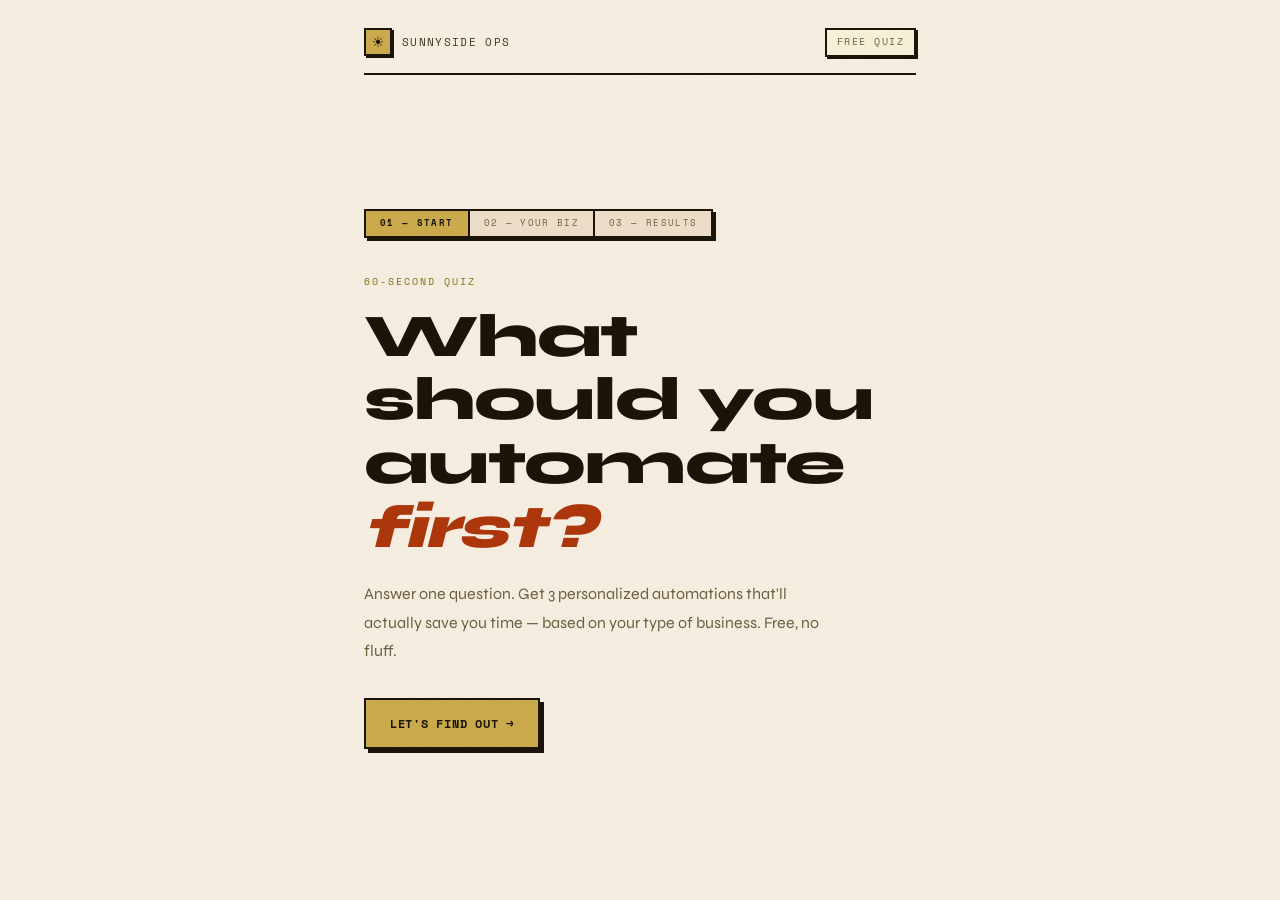
<file: quiz.html>
<!DOCTYPE html>
<html lang="en">
<head>
<meta charset="UTF-8">
<meta name="viewport" content="width=device-width, initial-scale=1.0">
<title>What Should I Automate First? — Sunnyside Ops</title>
<link href="https://fonts.googleapis.com/css2?family=Space+Mono:ital,wght@0,400;0,700;1,400&family=Syne:wght@400;600;700;800&display=swap" rel="stylesheet">
<style>
  *, *::before, *::after { margin: 0; padding: 0; box-sizing: border-box; }

  :root {
    --rust:        #ad360b;
    --rust-dark:   #8a2a08;
    --rust-light:  #d4613a;
    --olive:       #7b700b;
    --olive-light: #a89c2a;
    --olive-pale:  #f0ead4;
    --gold:        #caaa4b;
    --gold-light:  #dfc97a;
    --gold-pale:   #f7f0d8;
    --blush:       #e68783;
    --blush-pale:  #faf0ef;
    --cream:       #f5ede0;
    --cream-dark:  #ecdcc8;
    --cream-mid:   #e8d8c0;
    --ink:         #1a1408;
    --ink-mid:     #3d3520;
    --ink-soft:    #6b6040;
    --white:       #fdfaf4;

    --serif: 'Syne', system-ui, sans-serif;
    --mono:  'Space Mono', monospace;

    --border: 2px solid var(--ink);
    --radius: 0px;
  }

  html { scroll-behavior: smooth; }

  body {
    font-family: var(--serif);
    background: var(--cream);
    color: var(--ink);
    min-height: 100vh;
    overflow-x: hidden;
    line-height: 1.65;
  }

  /* grain */
  body::before {
    content: '';
    position: fixed; inset: 0;
    background-image: url("data:image/svg+xml,%3Csvg viewBox='0 0 256 256' xmlns='http://www.w3.org/2000/svg'%3E%3Cfilter id='noise'%3E%3CfeTurbulence type='fractalNoise' baseFrequency='0.9' numOctaves='4' stitchTiles='stitch'/%3E%3C/filter%3E%3Crect width='100%25' height='100%25' filter='url(%23noise)' opacity='0.03'/%3E%3C/svg%3E");
    pointer-events: none; z-index: 1000; opacity: 0.4;
  }

  ::selection { background: var(--gold); color: var(--ink); }

  /* ── PAGE ── */
  .page {
    max-width: 600px;
    margin: 0 auto;
    padding: 0 24px;
    min-height: 100vh;
    display: flex;
    flex-direction: column;
    position: relative;
    z-index: 1;
  }

  /* ── HEADER ── */
  .site-header {
    display: flex;
    align-items: center;
    justify-content: space-between;
    padding: 28px 0 0;
    border-bottom: var(--border);
    padding-bottom: 16px;
    margin-bottom: 0;
  }

  .logo-wrap {
    display: flex;
    align-items: center;
    gap: 10px;
  }

  .logo-sun {
    width: 28px; height: 28px;
    background: var(--gold);
    border: var(--border);
    border-radius: 0;
    display: flex; align-items: center; justify-content: center;
    font-size: 14px;
    box-shadow: 2px 2px 0 var(--ink);
    flex-shrink: 0;
  }

  .logo-text {
    font-family: var(--mono);
    font-size: 11px;
    color: var(--ink-mid);
    letter-spacing: 0.12em;
    text-transform: uppercase;
  }

  .header-tag {
    font-family: var(--mono);
    font-size: 10px;
    letter-spacing: 0.15em;
    text-transform: uppercase;
    color: var(--ink-soft);
    background: var(--gold-pale);
    border: var(--border);
    padding: 4px 10px;
    box-shadow: 2px 2px 0 var(--ink);
  }

  /* ── SCREENS ── */
  .screen {
    display: none;
    flex: 1;
    flex-direction: column;
    justify-content: center;
    padding: 48px 0 64px;
    animation: fadeUp 0.35s ease both;
  }
  .screen.active { display: flex; }

  @keyframes fadeUp {
    from { opacity: 0; transform: translateY(14px); }
    to   { opacity: 1; transform: translateY(0); }
  }

  /* ── EYEBROW ── */
  .eyebrow {
    font-family: var(--mono);
    font-size: 0.62rem;
    font-weight: 400;
    letter-spacing: 0.2em;
    text-transform: uppercase;
    color: var(--olive);
    margin-bottom: 0.875rem;
    display: block;
  }

  /* ── HEADINGS ── */
  h1 {
    font-family: var(--serif);
    font-size: clamp(2.4rem, 7vw, 3.8rem);
    font-weight: 800;
    line-height: 1.05;
    letter-spacing: -0.02em;
    color: var(--ink);
    margin-bottom: 1.25rem;
  }
  h1 em { font-style: italic; color: var(--rust); }

  h2 {
    font-family: var(--serif);
    font-size: clamp(1.8rem, 5vw, 2.6rem);
    font-weight: 800;
    line-height: 1.08;
    letter-spacing: -0.02em;
    color: var(--ink);
    margin-bottom: 0.75rem;
  }
  h2 em { font-style: italic; color: var(--rust); }

  .lead {
    font-family: var(--serif);
    font-size: 1rem;
    color: var(--ink-soft);
    line-height: 1.8;
    margin-bottom: 2rem;
    max-width: 480px;
  }

  /* ── BUTTONS ── */
  .btn-primary {
    display: inline-flex;
    align-items: center;
    gap: 10px;
    background: var(--gold);
    color: var(--ink);
    font-family: var(--mono);
    font-size: 0.78rem;
    font-weight: 700;
    letter-spacing: 0.06em;
    text-transform: uppercase;
    padding: 14px 24px;
    border: var(--border);
    cursor: pointer;
    transition: all 0.15s ease;
    text-decoration: none;
    align-self: flex-start;
    box-shadow: 4px 4px 0 var(--ink);
    border-radius: 0;
  }
  .btn-primary:hover {
    background: var(--gold-light);
    box-shadow: 6px 6px 0 var(--ink);
    transform: translate(-2px, -2px);
  }
  .btn-primary.full { width: 100%; justify-content: center; }

  /* ── PROGRESS ── */
  .progress {
    display: flex;
    gap: 0;
    margin-bottom: 36px;
    border: var(--border);
    width: fit-content;
    box-shadow: 3px 3px 0 var(--ink);
  }
  .progress-step {
    font-family: var(--mono);
    font-size: 9px;
    letter-spacing: 0.15em;
    text-transform: uppercase;
    padding: 5px 14px;
    border-right: var(--border);
    color: var(--ink-soft);
    background: var(--cream-dark);
    transition: all 0.2s;
  }
  .progress-step:last-child { border-right: none; }
  .progress-step.active { background: var(--gold); color: var(--ink); font-weight: 700; }
  .progress-step.done { background: var(--olive); color: var(--white); }

  /* ── INDUSTRY CARDS ── */
  .industry-grid {
    display: grid;
    grid-template-columns: 1fr 1fr;
    gap: 0;
    border: var(--border);
    box-shadow: 4px 4px 0 var(--ink);
    margin-bottom: 8px;
  }

  .industry-btn {
    background: var(--white);
    border: none;
    border-right: var(--border);
    border-bottom: var(--border);
    padding: 22px 18px;
    cursor: pointer;
    transition: all 0.15s ease;
    text-align: left;
    color: var(--ink);
    position: relative;
  }
  .industry-btn:nth-child(2) { border-right: none; }
  .industry-btn:nth-child(3) { border-bottom: none; }
  .industry-btn:nth-child(4) { border-right: none; border-bottom: none; }

  .industry-btn:hover { background: var(--gold-pale); }

  .industry-btn.selected {
    background: var(--gold);
  }
  .industry-btn.selected .industry-label { color: var(--ink); }

  .industry-emoji { font-size: 22px; margin-bottom: 10px; display: block; }

  .industry-label {
    font-family: var(--mono);
    font-size: 11px;
    font-weight: 700;
    text-transform: uppercase;
    letter-spacing: 0.08em;
    color: var(--ink);
    display: block;
    margin-bottom: 5px;
  }

  .industry-desc {
    font-family: var(--mono);
    font-size: 10px;
    color: var(--ink-soft);
    line-height: 1.5;
    letter-spacing: 0.02em;
  }

  /* selected checkmark */
  .industry-btn.selected::after {
    content: '✓';
    position: absolute;
    top: 10px; right: 12px;
    font-family: var(--mono);
    font-size: 12px;
    color: var(--ink);
    font-weight: 700;
  }

  /* ── EMAIL SCREEN ── */
  .selected-badge {
    display: inline-flex;
    align-items: center;
    gap: 8px;
    background: var(--olive);
    color: var(--white);
    font-family: var(--mono);
    font-size: 10px;
    letter-spacing: 0.12em;
    text-transform: uppercase;
    padding: 5px 12px;
    border: var(--border);
    box-shadow: 2px 2px 0 var(--ink);
    margin-bottom: 22px;
  }

  .email-form { display: flex; flex-direction: column; gap: 10px; margin-top: 28px; }

  .form-group { display: flex; flex-direction: column; gap: 5px; }
  .form-group label {
    font-family: var(--mono);
    font-size: 9px;
    letter-spacing: 0.2em;
    text-transform: uppercase;
    color: var(--ink-soft);
  }

  input[type="email"] {
    background: var(--white);
    border: var(--border);
    border-radius: 0;
    padding: 14px 16px;
    font-family: var(--mono);
    font-size: 0.88rem;
    color: var(--ink);
    outline: none;
    transition: all 0.15s;
    box-shadow: 3px 3px 0 var(--ink);
    letter-spacing: 0.02em;
    width: 100%;
  }
  input[type="email"]::placeholder { color: var(--ink-soft); opacity: 0.5; }
  input[type="email"]:focus {
    border-color: var(--rust);
    box-shadow: 3px 3px 0 var(--rust);
  }

  .privacy-note {
    font-family: var(--mono);
    font-size: 9px;
    color: var(--ink-soft);
    letter-spacing: 0.08em;
    margin-top: 4px;
  }

  /* ── RESULTS ── */
  .results-header {
    background: var(--ink);
    border: var(--border);
    padding: 24px;
    margin-bottom: 0;
    position: relative;
    overflow: hidden;
    box-shadow: 5px 5px 0 var(--rust);
  }

  .results-tag {
    font-family: var(--mono);
    font-size: 9px;
    color: var(--gold);
    text-transform: uppercase;
    letter-spacing: 0.2em;
    margin-bottom: 8px;
    display: block;
  }

  .results-title {
    font-family: var(--serif);
    font-size: 1.6rem;
    font-weight: 800;
    color: var(--white);
    line-height: 1.1;
    letter-spacing: -0.02em;
  }
  .results-title em { font-style: italic; color: var(--gold); }

  .win-card {
    background: var(--white);
    border: var(--border);
    border-top: none;
    padding: 18px 20px;
    display: grid;
    grid-template-columns: 40px 1fr;
    gap: 14px;
    align-items: start;
    transition: background 0.15s;
  }
  .win-card:hover { background: var(--gold-pale); }
  .win-card:last-of-type { box-shadow: 3px 3px 0 var(--ink-mid); }

  .win-num {
    font-family: var(--mono);
    font-size: 0.62rem;
    font-weight: 700;
    color: var(--rust);
    letter-spacing: 0.1em;
    text-transform: uppercase;
    padding-top: 3px;
  }

  .win-title {
    font-family: var(--serif);
    font-size: 15px;
    font-weight: 700;
    color: var(--ink);
    margin-bottom: 5px;
    line-height: 1.25;
  }

  .win-desc {
    font-family: var(--mono);
    font-size: 11.5px;
    color: var(--ink-soft);
    line-height: 1.7;
    letter-spacing: 0.01em;
  }

  /* PDF CTA */
  .pdf-cta {
    background: var(--gold);
    border: var(--border);
    padding: 18px 20px;
    display: flex;
    align-items: center;
    gap: 16px;
    margin: 24px 0 0;
    text-decoration: none;
    transition: all 0.15s;
    box-shadow: 4px 4px 0 var(--ink);
    cursor: pointer;
  }
  .pdf-cta:hover {
    background: var(--gold-light);
    box-shadow: 6px 6px 0 var(--ink);
    transform: translate(-2px, -2px);
  }

  .pdf-icon {
    width: 40px; height: 40px;
    background: var(--ink);
    border: var(--border);
    display: flex; align-items: center; justify-content: center;
    font-size: 18px;
    flex-shrink: 0;
  }

  .pdf-label {
    font-family: var(--mono);
    font-size: 9px;
    text-transform: uppercase;
    letter-spacing: 0.15em;
    color: var(--ink-soft);
    margin-bottom: 3px;
  }

  .pdf-name {
    font-family: var(--serif);
    font-size: 14px;
    font-weight: 700;
    color: var(--ink);
  }

  /* ── DIVIDER ── */
  .section-divider {
    border: none;
    border-top: var(--border);
    margin: 28px 0;
  }

  /* ── FOOTER ── */
  .follow-strip {
    border-top: var(--border);
    padding: 20px 0 32px;
    display: flex;
    align-items: center;
    justify-content: space-between;
    flex-wrap: wrap;
    gap: 12px;
  }

  .follow-left {
    font-family: var(--mono);
    font-size: 10px;
    color: var(--ink-soft);
    letter-spacing: 0.08em;
    text-transform: uppercase;
  }

  .follow-links { display: flex; gap: 12px; }
  .follow-links a {
    font-family: var(--mono);
    font-size: 10px;
    color: var(--ink);
    text-decoration: none;
    font-weight: 700;
    letter-spacing: 0.08em;
    text-transform: uppercase;
    border-bottom: 2px solid var(--rust);
    padding-bottom: 1px;
    transition: color 0.15s;
  }
  .follow-links a:hover { color: var(--rust); }

  /* ── LOADING ── */
  .loading-screen {
    display: none;
    flex: 1;
    flex-direction: column;
    align-items: center;
    justify-content: center;
    gap: 20px;
  }
  .loading-screen.active { display: flex; }

  .loading-box {
    border: var(--border);
    background: var(--white);
    padding: 32px 40px;
    text-align: center;
    box-shadow: 5px 5px 0 var(--ink);
  }

  .loading-bar-wrap {
    width: 180px; height: 4px;
    background: var(--cream-dark);
    border: 1px solid var(--ink);
    margin: 0 auto 16px;
    overflow: hidden;
  }
  .loading-bar {
    height: 100%;
    background: var(--rust);
    animation: loadBar 1.2s ease-in-out infinite;
    width: 40%;
  }
  @keyframes loadBar {
    0%   { transform: translateX(-100%); }
    100% { transform: translateX(500%); }
  }

  .loading-text {
    font-family: var(--mono);
    font-size: 10px;
    color: var(--ink-soft);
    letter-spacing: 0.15em;
    text-transform: uppercase;
  }

  @media (max-width: 480px) {
    .industry-grid { grid-template-columns: 1fr 1fr; }
    .industry-btn { padding: 16px 14px; }
    .progress-step { padding: 5px 10px; }
    h1 { font-size: 2rem; }
  }
</style>
</head>
<body>

<div class="page">

  <!-- HEADER -->
  <header class="site-header">
    <div class="logo-wrap">
      <div class="logo-sun">☀</div>
      <span class="logo-text">Sunnyside Ops</span>
    </div>
    <div class="header-tag">Free Quiz</div>
  </header>

  <!-- ══ SCREEN 1: HERO ══ -->
  <div class="screen active" id="screen-hero">
    <div class="progress">
      <div class="progress-step active">01 — Start</div>
      <div class="progress-step">02 — Your Biz</div>
      <div class="progress-step">03 — Results</div>
    </div>

    <span class="eyebrow">60-second quiz</span>
    <h1>What should you<br>automate <em>first?</em></h1>
    <p class="lead">Answer one question. Get 3 personalized automations that'll actually save you time — based on your type of business. Free, no fluff.</p>
    <button class="btn-primary" onclick="goTo('screen-quiz')">
      Let's find out →
    </button>
  </div>

  <!-- ══ SCREEN 2: QUIZ ══ -->
  <div class="screen" id="screen-quiz">
    <div class="progress">
      <div class="progress-step done">01 — Start</div>
      <div class="progress-step active">02 — Your Biz</div>
      <div class="progress-step">03 — Results</div>
    </div>

    <span class="eyebrow">Question 1 of 1</span>
    <h2>What kind of business<br>do you <em>run?</em></h2>
    <p class="lead" style="margin-bottom:1.5rem;">Pick the one that fits best — no wrong answers.</p>

    <div class="industry-grid">
      <button class="industry-btn" onclick="selectIndustry('trades', this)">
        <span class="industry-emoji">🔧</span>
        <span class="industry-label">Trades</span>
        <span class="industry-desc">Contractor, HVAC,<br>plumber, electrician</span>
      </button>
      <button class="industry-btn" onclick="selectIndustry('ecommerce', this)">
        <span class="industry-emoji">🛒</span>
        <span class="industry-label">E-Commerce</span>
        <span class="industry-desc">Shopify, product-based,<br>online store</span>
      </button>
      <button class="industry-btn" onclick="selectIndustry('service', this)">
        <span class="industry-emoji">🤝</span>
        <span class="industry-label">Service Biz</span>
        <span class="industry-desc">Coach, agency,<br>freelancer, VA</span>
      </button>
      <button class="industry-btn" onclick="selectIndustry('other', this)">
        <span class="industry-emoji">🙋</span>
        <span class="industry-label">Other</span>
        <span class="industry-desc">Something else<br>or not sure yet</span>
      </button>
    </div>
  </div>

  <!-- ══ SCREEN 3: EMAIL ══ -->
  <div class="screen" id="screen-email">
    <div class="progress">
      <div class="progress-step done">01 — Start</div>
      <div class="progress-step done">02 — Your Biz</div>
      <div class="progress-step active">03 — Results</div>
    </div>

    <div class="selected-badge">
      ✓ &nbsp;<span id="industry-badge">Industry selected</span>
    </div>

    <h2>Where should I send<br>your <em>results?</em></h2>
    <p class="lead" style="margin-bottom:0">Drop your email — I'll show your 3 quick wins right here, and send the full PDF breakdown to your inbox.</p>

    <div class="email-form">
      <div class="form-group">
        <label>Your email address</label>
        <input type="email" id="email-input" placeholder="your@email.com" />
      </div>
      <button class="btn-primary full" onclick="submitEmail()">
        Send me my results →
      </button>
      <p id="email-error" style="display:none; color:#ad360b; font-size:10px; margin-top:6px;">// please enter a valid email</p>
      <p class="privacy-note">// no spam, ever. unsubscribe anytime.</p>
    </div>
  </div>

  <!-- ══ LOADING ══ -->
  <div class="loading-screen" id="screen-loading">
    <div class="loading-box">
      <div class="loading-bar-wrap"><div class="loading-bar"></div></div>
      <div class="loading-text">Building your results...</div>
    </div>
  </div>

  <!-- ══ SCREEN 4: RESULTS ══ -->
  <div class="screen" id="screen-results">
    <div id="results-content"></div>
    <hr class="section-divider">
    <div class="follow-strip">
      <span class="follow-left">Built by Christin @ Sunnyside Ops</span>
      <div class="follow-links">
        <a href="https://instagram.com/sunnysideopshq" target="_blank">@sunnysideopshq</a>
        <a href="https://sunnysideops.io" target="_blank">sunnysideops.io</a>
      </div>
    </div>
  </div>

</div>

<script>
  let selectedIndustry = null;

  const industryData = {
    trades: {
      headline: 'Your 3 quick wins —',
      sub: 'built for trades',
      wins: [
        { title: 'Lead Follow-Up Texts Within 5 Minutes', desc: 'When someone fills out your contact form, they should get a text immediately. Whoever responds first usually gets the job. Set up an auto-text and stop losing work to slower competitors.' },
        { title: 'Estimate Reminder Sequences', desc: 'Stop chasing people manually. A 2-step automated reminder — 24hrs and 72hrs after sending a quote — closes more jobs with zero awkwardness on your end.' },
        { title: 'Automatic Review Requests After Every Job', desc: 'Happy customers don\'t leave reviews because nobody asked at the right moment. An auto-text 24hrs after job completion with a direct Google review link = more 5-stars on autopilot.' }
      ],
      pdf: 'sunnyside_trades_automation.pdf',
      pdfLabel: 'Trades Automation Breakdown'
    },
    ecommerce: {
      headline: 'Your 3 quick wins —',
      sub: 'built for e-commerce',
      wins: [
        { title: 'Abandoned Cart Recovery Sequence', desc: 'Someone added your product and left — that\'s not a lost sale, it\'s a warm lead. A 3-email sequence (1hr, 24hr, 72hr) recovers 5–15% of those carts. Completely automatic.' },
        { title: 'Post-Purchase Review + Upsell Flow', desc: 'After someone buys: thank you → review request at day 5 → "you might also like" at day 10. Builds loyalty, social proof, and repeat revenue simultaneously.' },
        { title: 'Low Stock + Back-in-Stock Alerts', desc: 'Get notified when inventory dips so you can reorder in time, and automatically email customers when a sold-out item is back. No more missed sales from stockouts.' }
      ],
      pdf: 'sunnyside_ecommerce_automation.pdf',
      pdfLabel: 'E-Commerce Automation Breakdown'
    },
    service: {
      headline: 'Your 3 quick wins —',
      sub: 'built for service pros',
      wins: [
        { title: 'Inquiry → Onboarding on Autopilot', desc: 'From contact form to welcome email, contract, and booking link — your entire onboarding runs itself. No manual handoff, no dropped balls, and you look incredibly professional from day one.' },
        { title: 'Ghost-Lead Follow-Up Sequence', desc: 'A 3-touch automated sequence: check-in at 48hrs, gentle nudge at 5 days, final "closing the loop" at 10 days. Closes more deals without a single awkward follow-up email.' },
        { title: 'Automated Client Check-In Messages', desc: 'Mid-project and end-of-project check-ins sent automatically = happier clients and more referrals. Takes 30 minutes to set up, pays off with every single client forever.' }
      ],
      pdf: 'sunnyside_service_automation.pdf',
      pdfLabel: 'Service Biz Automation Breakdown'
    },
    other: {
      headline: 'Your 3 quick wins —',
      sub: 'universally useful',
      wins: [
        { title: 'Instant Inquiry Auto-Responses', desc: 'Any time someone reaches out, they should hear back immediately — even at 11pm. A warm, human-sounding auto-reply builds trust from the very first interaction.' },
        { title: 'Canned Responses for Repeat Emails', desc: 'If you\'re typing the same email more than twice a week, it should be automated. Smart templates + triggers = same personal touch, a fraction of the time.' },
        { title: 'Automated Weekly Task Reminders', desc: 'Get the recurring tasks out of your head and into an automated system. A weekly digest means nothing falls through the cracks, even when life gets busy.' }
      ],
      pdf: 'sunnyside_universal_automation.pdf',
      pdfLabel: 'Universal Automation Breakdown'
    }
  };

  function goTo(screenId) {
    document.querySelectorAll('.screen, .loading-screen').forEach(s => s.classList.remove('active'));
    const target = document.getElementById(screenId);
    target.classList.add('active');
    target.style.animation = 'none';
    target.offsetHeight;
    target.style.animation = '';
    window.scrollTo({ top: 0, behavior: 'smooth' });
  }

  function selectIndustry(industry, btn) {
    selectedIndustry = industry;
    document.querySelectorAll('.industry-btn').forEach(b => b.classList.remove('selected'));
    btn.classList.add('selected');
    const labels = {
      trades: '🔧 Trades selected',
      ecommerce: '🛒 E-Commerce selected',
      service: '🤝 Service Biz selected',
      other: '🙋 Other selected'
    };
    document.getElementById('industry-badge').textContent = labels[industry];
    setTimeout(() => goTo('screen-email'), 300);
  }

  function buildResults() {
    const data = industryData[selectedIndustry || 'other'];
    document.getElementById('results-content').innerHTML = `
      <div class="results-header">
        <span class="results-tag">✦ your personalized results</span>
        <div class="results-title">${data.headline} <em>${data.sub}</em></div>
      </div>
      ${data.wins.map((w, i) => `
        <div class="win-card">
          <div class="win-num">0${i+1}</div>
          <div>
            <div class="win-title">${w.title}</div>
            <div class="win-desc">${w.desc}</div>
          </div>
        </div>
      `).join('')}
      <a class="pdf-cta" href="${data.pdf}" download>
        <div class="pdf-icon">📄</div>
        <div>
          <div class="pdf-label">// free download</div>
          <div class="pdf-name">${data.pdfLabel} →</div>
        </div>
      </a>
      <p style="font-family:var(--mono); font-size:10px; color:var(--ink-soft); letter-spacing:0.08em; margin-top:14px;">
        // full PDF breakdown sent to your inbox too. check your email. 🌞
      </p>
    `;
  }

  async function submitEmail() {
    const email = document.getElementById('email-input').value.trim();
    const errorEl = document.getElementById('email-error');

    if (!email || !email.includes('@')) {
      errorEl.style.display = 'block';
      document.getElementById('email-input').focus();
      return;
    }

    errorEl.style.display = 'none';
    goTo('screen-loading');

    // Set tag based on selected industry
    const tags = {
      trades: 'quiz-trades',
      ecommerce: 'quiz-ecommerce',
      service: 'quiz-service',
      other: 'quiz-other'
    };
    const tag = tags[selectedIndustry || 'other'];

    try {
      await fetch('https://api.convertkit.com/v3/forms/9362078/subscribe', {
        method: 'POST',
        headers: { 'Content-Type': 'application/json; charset=utf-8' },
        body: JSON.stringify({
          api_key: '0ZuVbP_segnGbC1bZxlu9g',
          email: email,
          tags: [tag],
          fields: {
            industry: selectedIndustry || 'other'
          }
        })
      });
    } catch(e) {
      console.log('Kit error:', e);
    }

    // Always show results regardless of API response
    buildResults();
    goTo('screen-results');
  }

  document.addEventListener('DOMContentLoaded', () => {
    document.getElementById('email-input').addEventListener('keydown', e => {
      if (e.key === 'Enter') submitEmail();
    });
  });
</script>
</body>
</html>
</file>
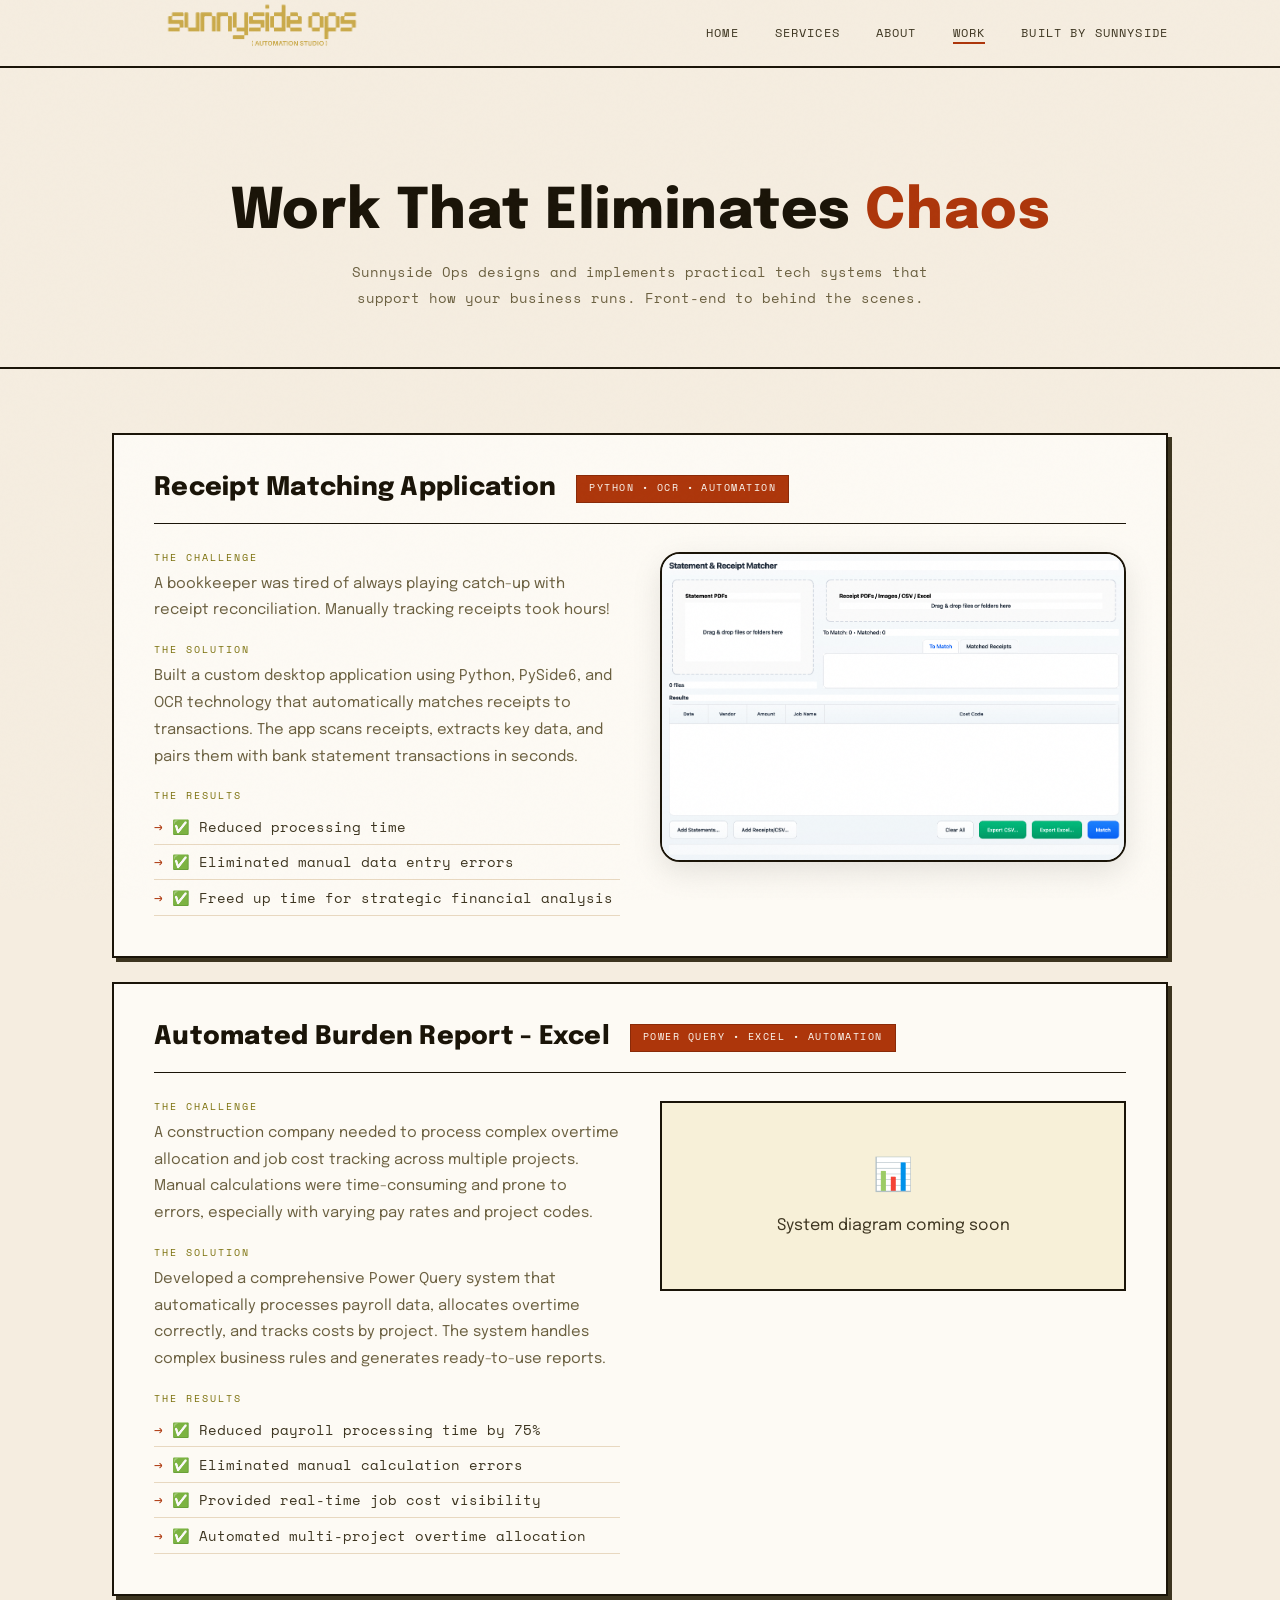
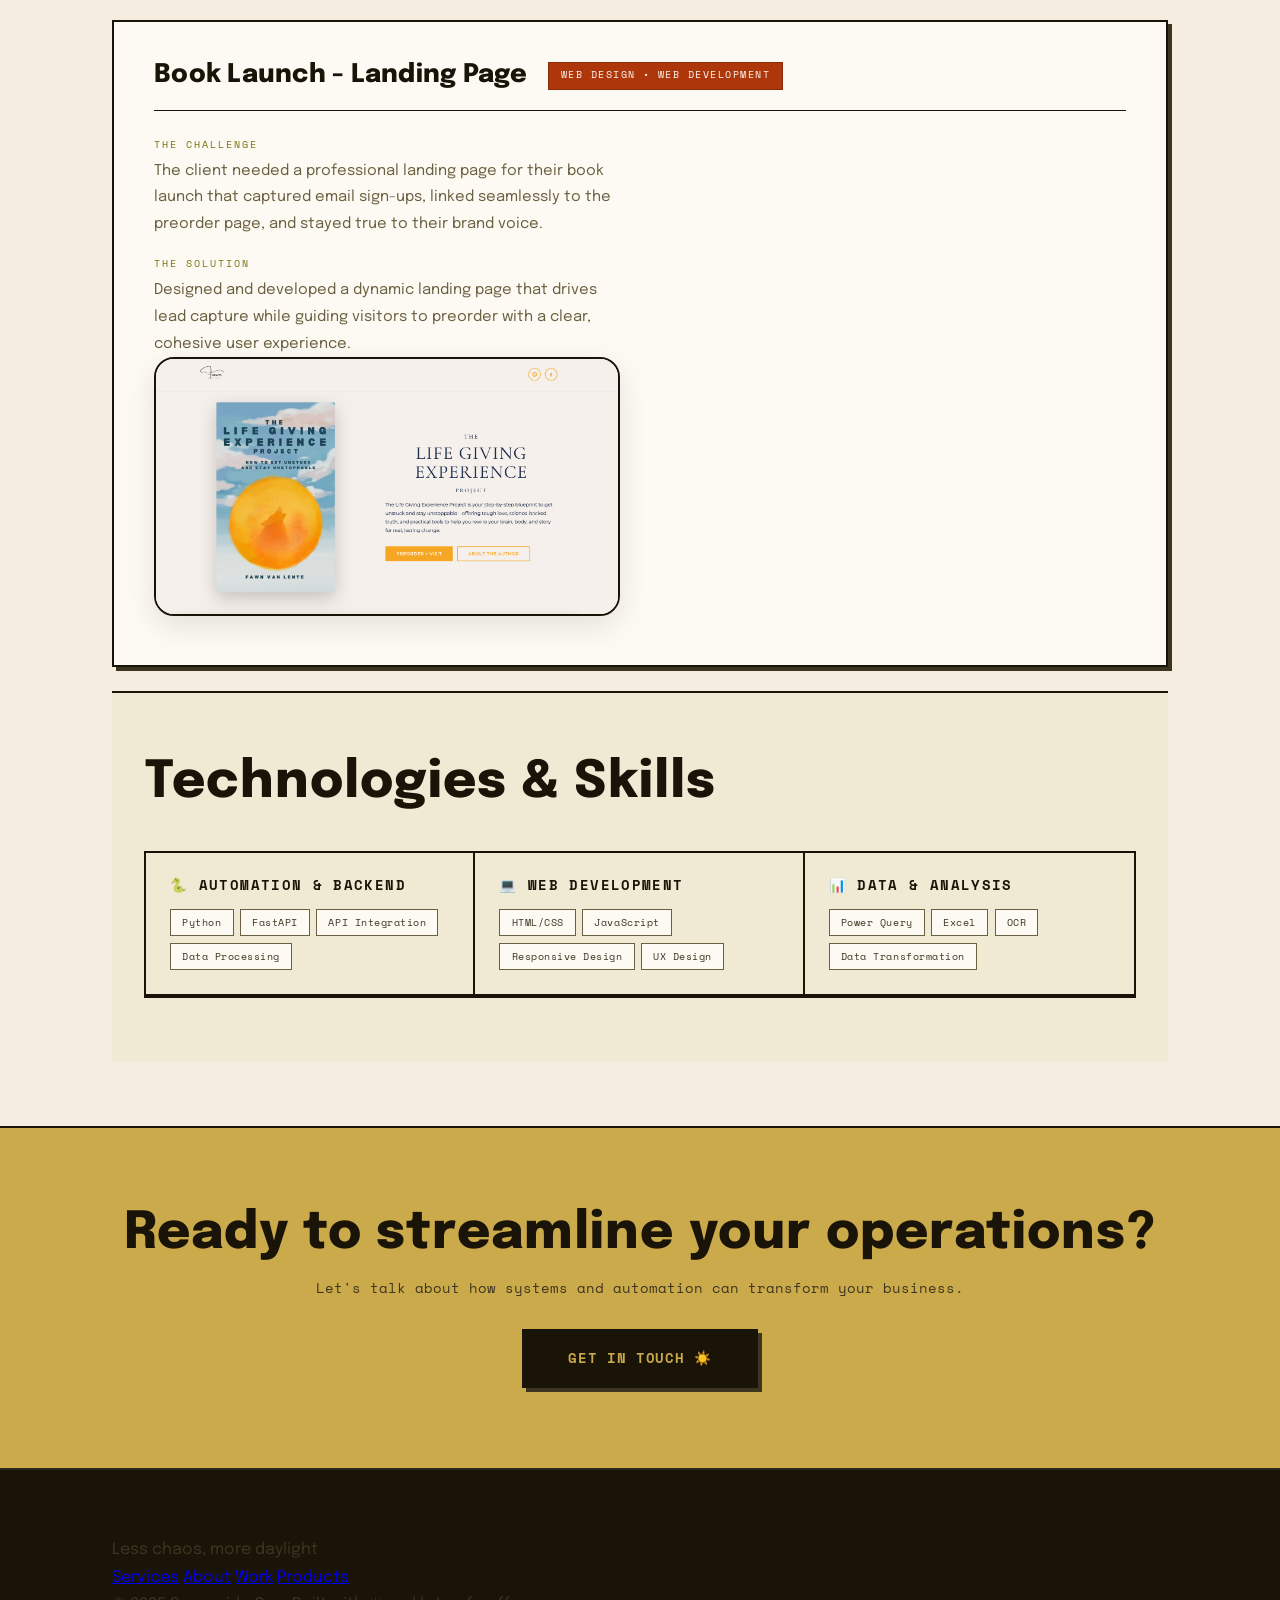
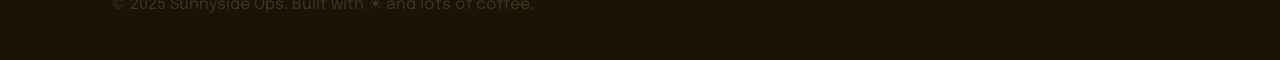
<file: work.html>
<!DOCTYPE html>
<html lang="en">
<head>
    <meta charset="UTF-8">
    <meta name="viewport" content="width=device-width, initial-scale=1.0">
    <title>Portfolio - Sunnyside Ops</title>
    
    <!-- Favicon -->
    <link rel="icon" href="favicon.png">
    
    <!-- Open Graph / Social Media Preview -->
    <meta property="og:title" content="Portfolio - Sunnyside Ops">
    <meta property="og:description" content="See real automation projects: receipt matching apps, payroll systems, and QuickBooks integrations that save businesses hours every week.">
    <meta property="og:image" content="https://sunnysideops.io/social-preview.png">
    <meta property="og:url" content="https://sunnysideops.io/work.html">
    <meta property="og:type" content="website">
    
    <!-- Fonts -->
    <link rel="preconnect" href="https://fonts.googleapis.com">
    <link rel="preconnect" href="https://fonts.gstatic.com" crossorigin>
    <link href="https://fonts.googleapis.com/css2?family=Inter:wght@300;400;500;600;700&display=swap" rel="stylesheet">
    
    <!-- Stylesheet -->
    <link rel="stylesheet" href="styles.css">
</head>
<body>
    <!-- Navigation -->
    <nav class="navbar">
        <div class="nav-container">
            <div class="nav-logo">
               <a href="index.html" class="logo-link">
                <img src="sunnysidelogo2.png" alt="Sunnyside Ops" class="logo-image">
                </a>
            </div>
            <button class="mobile-toggle" aria-label="Toggle menu">
                <span></span>
                <span></span>
                <span></span>
            </button>
            <ul class="nav-menu">
                <li><a href="index.html" class="nav-link">Home</a></li>
                <li><a href="index.html#services" class="nav-link">Services</a></li>
                <li><a href="index.html#about" class="nav-link">About</a></li>
                <li><a href="work.html" class="nav-link active">Work</a></li>
                <li><a href="index.html#built-by-sunnyside" class="nav-link">Built By Sunnyside</a></li>
            </ul>
        </div>
    </nav>

    <!-- Portfolio Hero -->
    <section class="portfolio-hero">
        <div class="container">
            <h1 class="portfolio-title animate-fade-in">
                Work That Eliminates <span class="highlight">Chaos</span>
            </h1>
            <p class="portfolio-subtitle animate-slide-up">
                Sunnyside Ops designs and implements practical tech systems that support how your business runs. Front-end to behind the scenes.
            </p>
        </div>
    </section>

    <!-- Case Studies Section -->
    <section class="case-studies">
        <div class="container">
            
            <!-- Case Study 1: MATCHBIRD -->
            <div class="case-study">
                <div class="case-study-header">
                    <h2>Receipt Matching Application</h2>
                    <span class="case-study-tag">Python • OCR • Automation</span>
                </div>
                <div class="case-study-content">
                    <div class="case-study-text">
                        <h3>The Challenge</h3>
                        <p>A bookkeeper was tired of always playing catch-up with receipt reconciliation. Manually tracking receipts took hours!</p>
                        
                        <h3>The Solution</h3>
                        <p>Built a custom desktop application using Python, PySide6, and OCR technology that automatically matches receipts to transactions. The app scans receipts, extracts key data, and pairs them with bank statement transactions in seconds.</p>
                        
                        <h3>The Results</h3>
                        <ul class="results-list">
                            <li>✅ Reduced processing time</li>
                            <li>✅ Eliminated manual data entry errors</li>
                            <li>✅ Freed up time for strategic financial analysis</li>
                        </ul>
                        
                    </div>
                   <div class="case-study-visual">
                        <img src="Receipt_Matcher_Screenshot.png" alt="Receipt Matching App" style="width: 100%; border-radius: 20px; box-shadow: 0 10px 30px rgba(0,0,0,0.1);">
                    </div>
                </div>
            </div>

            <!-- Case Study 2: Payroll System -->
            <div class="case-study">
                <div class="case-study-header">
                    <h2>Automated Burden Report - Excel</h2>
                    <span class="case-study-tag">Power Query • Excel • Automation</span>
                </div>
                <div class="case-study-content">
                    <div class="case-study-text">
                        <h3>The Challenge</h3>
                        <p>A construction company needed to process complex overtime allocation and job cost tracking across multiple projects. Manual calculations were time-consuming and prone to errors, especially with varying pay rates and project codes.</p>
                        
                        <h3>The Solution</h3>
                        <p>Developed a comprehensive Power Query system that automatically processes payroll data, allocates overtime correctly, and tracks costs by project. The system handles complex business rules and generates ready-to-use reports.</p>
                        
                        <h3>The Results</h3>
                        <ul class="results-list">
                            <li>✅ Reduced payroll processing time by 75%</li>
                            <li>✅ Eliminated manual calculation errors</li>
                            <li>✅ Provided real-time job cost visibility</li>
                            <li>✅ Automated multi-project overtime allocation</li>
                        </ul>
                        

                    </div>
                    <div class="case-study-visual">
                        <div class="placeholder-image">
                            <span class="placeholder-icon">📊</span>
                            <p>System diagram coming soon</p>
                        </div>
                    </div>
                </div>
            </div>

            <!-- Case Study 3: Book Launch -->
            <div class="case-study">
                <div class="case-study-header">
                    <h2>Book Launch - Landing Page</h2>
                    <span class="case-study-tag">Web Design • Web Development</span>
                </div>
                <div class="case-study-content">
                    <div class="case-study-text">
                        <h3>The Challenge</h3>
                        <p>The client needed a professional landing page for their book launch that captured email sign-ups, linked seamlessly to the preorder page, and stayed true to their brand voice.  </p>
                        
                        <h3>The Solution</h3>
                        <p>Designed and developed a dynamic landing page that drives lead capture while guiding visitors to preorder with a clear, cohesive user experience.</p>
            
                    <div class="case-study-visual">
                        <img src="lgeproject.png" alt="MATCHBIRD Receipt Matching App" style="width: 100%; border-radius: 20px; box-shadow: 0 10px 30px rgba(0,0,0,0.1);">
                    </div>
                    </div>
                </div>
            </div>


    <!-- Skills & Technologies Section -->
    <section class="skills-section">
        <div class="container">
            <h2 class="section-title">Technologies & Skills</h2>
            <div class="skills-grid">
                <div class="skill-category">
                    <h3>🐍 Automation & Backend</h3>
                    <div class="skill-tags">
                        <span class="skill-tag">Python</span>
                        <span class="skill-tag">FastAPI</span>
                        <span class="skill-tag">API Integration</span>
                        <span class="skill-tag">Data Processing</span>
                    </div>
                </div>
                <div class="skill-category">
                    <h3>💻 Web Development</h3>
                    <div class="skill-tags">
                        <span class="skill-tag">HTML/CSS</span>
                        <span class="skill-tag">JavaScript</span>
                        <span class="skill-tag">Responsive Design</span>
                        <span class="skill-tag">UX Design</span>
                    </div>
                </div>
                <div class="skill-category">
                    <h3>📊 Data & Analysis</h3>
                    <div class="skill-tags">
                        <span class="skill-tag">Power Query</span>
                        <span class="skill-tag">Excel</span>
                        <span class="skill-tag">OCR</span>
                        <span class="skill-tag">Data Transformation</span>
                    </div>
                </div>
                </div>
            </div>
        </div>
    </section>

    <!-- CTA Section -->
    <section class="portfolio-cta">
        <div class="container">
            <h2>Ready to streamline your operations?</h2>
            <p>Let's talk about how systems and automation can transform your business.</p>
            <a href="index.html#about" class="btn btn-primary btn-large">Get in Touch ☀️</a>
        </div>
    </section>

    <!-- Footer -->
    <footer class="footer">
        <div class="container">
            <div class="footer-content">
                <div class="footer-brand">
                    <div class="footer-logo">
                        Sunnyside Ops
                    </div>
                    <p class="footer-tagline">Less chaos, more daylight</p>
                </div>
                <div class="footer-links">
                    <a href="index.html#services">Services</a>
                    <a href="index.html#about">About</a>
                    <a href="work.html">Work</a>
                    <a href="index.html#built-by-sunnyside">Products</a>
                </div>
                <div class="footer-copyright">
                    <p>&copy; 2025 Sunnyside Ops. Built with ☀️ and lots of coffee.</p>
                </div>
            </div>
        </div>
    </footer>

    <script src="script.js"></script>
</body>
</html>
</file>
<file: styles.css>
/* =============================================
   SUNNYSIDE OPS — Solarpunk Retro-Web v4
   ============================================= */

@import url('https://fonts.googleapis.com/css2?family=Space+Mono:ital,wght@0,400;0,700;1,400&family=Epilogue:wght@400;600;700;800;900&display=swap');

*, *::before, *::after { margin: 0; padding: 0; box-sizing: border-box; }

:root {
  /* New brand palette */
  --rust:        #ad360b;
  --rust-dark:   #8a2a08;
  --rust-light:  #d4613a;
  --olive:       #7b700b;
  --olive-light: #a89c2a;
  --olive-pale:  #f0ead4;
  --gold:        #caaa4b;
  --gold-light:  #dfc97a;
  --gold-pale:   #f7f0d8;
  --blush:       #e68783;
  --blush-pale:  #faf0ef;
  --cream:       #f5ede0;
  --cream-dark:  #ecdcc8;
  --cream-mid:   #e8d8c0;
  --ink:         #1a1408;
  --ink-mid:     #3d3520;
  --ink-soft:    #6b6040;
  --white:       #fdfaf4;

  --serif: 'Epilogue', system-ui, sans-serif;
  --mono:  'Space Mono', monospace;
  --sans:  'Epilogue', system-ui, sans-serif;

  --border: 2px solid var(--ink);
  --border-thin: 1.5px solid var(--ink);
  --radius: 0px;

  --max-w: 1120px;
  --nav-h: 68px;
}

html { scroll-behavior: smooth; }

body {
  font-family: var(--sans);
  background: var(--cream);
  color: var(--ink);
  overflow-x: hidden;
  line-height: 1.65;
}

/* Subtle grain texture overlay */
body::before {
  content: '';
  position: fixed;
  inset: 0;
  background-image: url("data:image/svg+xml,%3Csvg viewBox='0 0 256 256' xmlns='http://www.w3.org/2000/svg'%3E%3Cfilter id='noise'%3E%3CfeTurbulence type='fractalNoise' baseFrequency='0.9' numOctaves='4' stitchTiles='stitch'/%3E%3C/filter%3E%3Crect width='100%25' height='100%25' filter='url(%23noise)' opacity='0.03'/%3E%3C/svg%3E");
  pointer-events: none;
  z-index: 1000;
  opacity: 0.4;
}

.container { max-width: var(--max-w); margin: 0 auto; padding: 0 2rem; }

/* ---- Type ---- */
h1, h2 {
  font-family: var(--serif);
  line-height: 1.05;
  color: var(--ink);
  font-weight: 800;
  letter-spacing: 0.02em;
}
h1 { font-size: clamp(2.8rem, 6vw, 5rem); }
h2 { font-size: clamp(2rem, 4vw, 3.2rem); }
h3 {
  font-family: var(--serif);
  font-size: 1.2rem;
  font-weight: 700;
  line-height: 1.2;
  letter-spacing: 0em;
}
em { font-style: italic; color: var(--gold); }
p  { color: var(--ink-mid); line-height: 1.8; font-size: 1rem; }

.eyebrow {
  font-family: var(--mono);
  font-size: 0.65rem;
  font-weight: 400;
  letter-spacing: 0.2em;
  text-transform: uppercase;
  color: var(--olive);
  margin-bottom: 0.875rem;
  display: block;
}

/* ---- Buttons ---- */
.btn {
  display: inline-block;
  font-family: var(--mono);
  font-size: 0.8rem;
  font-weight: 700;
  padding: 0.85rem 2rem;
  border-radius: 0;
  cursor: pointer;
  transition: all 0.15s ease;
  border: var(--border);
  text-decoration: none;
  letter-spacing: 0.05em;
  text-transform: uppercase;
  position: relative;
}

.btn-primary {
  background: var(--gold);
  color: var(--ink);
  border-color: var(--ink);
  box-shadow: 3px 3px 0 var(--ink);
}
.btn-primary:hover {
  background: var(--gold-light);
  box-shadow: 5px 5px 0 var(--ink);
  transform: translate(-2px, -2px);
}

.btn-outline {
  background: transparent;
  color: var(--ink);
  border-color: var(--ink);
  box-shadow: 3px 3px 0 var(--ink-mid);
}
.btn-outline:hover {
  background: var(--ink);
  color: var(--cream);
  box-shadow: 5px 5px 0 var(--rust);
  transform: translate(-2px, -2px);
}

.btn-nav {
  background: var(--rust);
  color: var(--white);
  border-color: var(--ink);
  font-size: 0.72rem;
  padding: 0.55rem 1.2rem;
  box-shadow: 2px 2px 0 var(--ink);
}
.btn-nav:hover {
  background: var(--rust-dark);
  color: var(--white);
  box-shadow: 4px 4px 0 var(--ink);
  transform: translate(-2px, -2px);
}

.btn-full { width: 100%; text-align: center; }

/* ---- Navbar ---- */
.navbar {
  position: sticky;
  top: 0; left: 0; right: 0;
  width: 100%;
  z-index: 100;
  height: var(--nav-h);
  background: var(--cream);
  border-bottom: var(--border);
}
.nav-container {
  max-width: var(--max-w);
  margin: 0 auto;
  padding: 0 2rem;
  height: 100%;
  display: flex;
  align-items: center;
  justify-content: space-between;
}
.logo-image  { height: 300px; width: auto; }
.logo-link   { display: block; }

.nav-menu {
  display: flex;
  list-style: none;
  align-items: center;
  gap: 2.25rem;
}
.nav-link {
  font-family: var(--mono);
  font-size: 0.72rem;
  font-weight: 400;
  text-decoration: none;
  color: var(--ink-mid);
  transition: color 0.15s;
  letter-spacing: 0.1em;
  text-transform: uppercase;
  position: relative;
}
.nav-link::after {
  content: '';
  position: absolute;
  bottom: -3px; left: 0;
  width: 0; height: 2px;
  background: var(--rust);
  transition: width 0.2s;
}
.nav-link:hover { color: var(--rust); }
.nav-link:hover::after,
.nav-link.active::after { width: 100%; }

.mobile-toggle {
  display: none;
  flex-direction: column;
  gap: 5px;
  background: none;
  border: none;
  cursor: pointer;
  padding: 6px;
}
.mobile-toggle span {
  width: 24px; height: 2px;
  background: var(--ink);
  border-radius: 0;
  transition: all 0.3s;
  display: block;
}

/* ---- Hero ---- */
.hero {
  min-height: calc(100vh - var(--nav-h));
  display: flex;
  align-items: center;
  overflow: hidden;
  border-bottom: var(--border);
  position: relative;
  background: var(--cream);
}

.hero-bg-gif {
  position: absolute;
  inset: 0;
  width: 100%;
  height: 100%;
  object-fit: cover;
  object-position: center 30%;
  z-index: 1001;
  display: block;
}

.hero-scrim {
  position: absolute;
  inset: 0;
  background: linear-gradient(
    to right,
    rgba(245, 237, 224, 0.94) 0%,
    rgba(245, 237, 224, 0.80) 55%,
    rgba(245, 237, 224, 0.15) 100%
  );
  z-index: 1002;
  pointer-events: none;
}

.hero-inner {
  display: grid;
  grid-template-columns: 1fr 1fr;
  width: 100%;
  max-width: var(--max-w);
  margin: 0 auto;
  padding: 4rem 2rem;
  gap: 0;
  align-items: stretch;
  position: relative;
  z-index: 1003;
}

/* Photo col */
.hero-photo-col {
  display: flex;
  justify-content: center;
  align-items: center;
  border-right: var(--border);
  padding-right: 4rem;
}
.hero-photo-wrap { position: relative; }
.hero-photo-placeholder {
  width: 340px;
  height: 420px;
  border-radius: 0;
  overflow: hidden;
  border: var(--border);
  object-fit: cover;
  object-position: center top;
  display: block;
  box-shadow: 6px 6px 0 var(--gold);
}

.hero-tag-bubble {
  position: absolute;
  bottom: 28px; left: -30px;
  background: var(--gold-pale);
  border: var(--border);
  padding: 0.5rem 1rem;
  font-family: var(--mono);
  font-size: 0.72rem;
  font-weight: 400;
  color: var(--ink);
  white-space: nowrap;
  box-shadow: 3px 3px 0 var(--ink);
  letter-spacing: 0.05em;
}
.hero-badge {
  position: absolute;
  top: 20px; right: -20px;
  background: var(--gold);
  padding: 0.45rem 0.9rem;
  display: flex;
  align-items: center;
  gap: 0.4rem;
  font-family: var(--mono);
  font-size: 0.68rem;
  font-weight: 400;
  color: var(--ink);
  border: var(--border);
  box-shadow: 3px 3px 0 var(--ink);
  letter-spacing: 0.05em;
}

/* Copy col */
.hero-copy-col {
  display: flex;
  flex-direction: column;
  justify-content: center;
  padding-left: 4rem;
}

/* SEO: visually hidden H1 */
.visually-hidden {
  position: absolute;
  width: 1px; height: 1px;
  padding: 0; margin: -1px;
  overflow: hidden;
  clip: rect(0, 0, 0, 0);
  white-space: nowrap;
  border: 0;
}

p.hero-title {
  font-family: var(--serif);
  font-size: clamp(2rem, 5vw, 4rem);
  font-weight: 800;
  line-height: 1.05;
  color: var(--ink);
  letter-spacing: 0.01em;
  margin: 0.5rem 0 1.5rem;
}

.hero-sub {
  font-family: var(--sans);
  font-size: 1rem;
  color: var(--ink-soft);
  max-width: 460px;
  margin-bottom: 2.25rem;
  line-height: 1.85;
  font-weight: 400;
}
.hero-actions {
  display: flex;
  gap: 1rem;
  flex-wrap: wrap;
  align-items: center;
}

/* ---- Marquee Strip ---- */
.marquee-strip {
  background: var(--gold);
  padding: 0.875rem 0;
  overflow: hidden;
  border-top: var(--border);
  border-bottom: var(--border);
}
.marquee-track {
  display: flex;
  align-items: center;
  gap: 2rem;
  white-space: nowrap;
  animation: marqueeScroll 22s linear infinite;
  font-family: var(--mono);
  font-size: 0.7rem;
  font-weight: 400;
  letter-spacing: 0.18em;
  text-transform: uppercase;
  color: var(--ink);
}
.dot { color: var(--rust); font-size: 0.5rem; }

@keyframes marqueeScroll {
  from { transform: translateX(0); }
  to   { transform: translateX(-50%); }
}

/* ---- Services ---- */
.services { padding: 5rem 0; background: var(--cream); }
.services-top {
  text-align: left;
  max-width: 100%;
  margin: 0 0 3rem;
  padding-bottom: 2rem;
  border-bottom: var(--border);
  display: flex;
  align-items: flex-end;
  justify-content: space-between;
}
.services-top-left { max-width: 520px; }
.services-top h2 { margin: 0.5rem 0 0; }
.services-sub {
  color: var(--ink-soft);
  font-size: 0.93rem;
  max-width: 380px;
  font-family: var(--mono);
  line-height: 1.7;
}

.services-grid {
  display: grid;
  grid-template-columns: repeat(6, 1fr);
  gap: 0;
  border: var(--border);
}

.service-card:nth-child(1),
.service-card:nth-child(2),
.service-card:nth-child(3) { grid-column: span 2; }
.service-card:nth-child(4) { grid-column: 2 / 4; }
.service-card:nth-child(5) { grid-column: 4 / 6; }

.service-card {
  border-radius: 0;
  padding: 2rem 1.75rem;
  position: relative;
  transition: background 0.15s ease;
  overflow: hidden;
  border-right: var(--border);
  border-bottom: var(--border);
}
.service-card:last-child { border-right: none; }

/* Row 2 cards */
.service-card:nth-child(4),
.service-card:nth-child(5) { border-bottom: none; }

.service-card:hover { background: var(--olive-pale) !important; }

.service-card--teal {
  background: var(--olive);
}
.service-card--teal h3 { color: var(--white); }
.service-card--teal p  { color: rgba(255,255,255,0.78); }
.service-card--teal .svc-num { color: rgba(255,255,255,0.3); }
.service-card--teal:hover h3 { color: var(--ink); }
.service-card--teal:hover p  { color: var(--ink-soft); }
.service-card--teal:hover .svc-num { color: var(--olive); }

.service-card--gold {
  background: var(--gold-pale);
}
.service-card--gold h3 { color: var(--ink); }
.service-card--gold p  { color: var(--ink-soft); }
.service-card--gold .svc-num { color: var(--gold); }

.service-card--warm {
  background: var(--cream-dark);
}
.service-card--warm h3 { color: var(--ink); }
.service-card--warm p  { color: var(--ink-soft); }
.service-card--warm .svc-num { color: var(--rust); }

.svc-num {
  display: block;
  font-family: var(--mono);
  font-size: 0.65rem;
  font-weight: 400;
  letter-spacing: 0.2em;
  margin-bottom: 1.25rem;
  opacity: 0.6;
  text-transform: uppercase;
}
.service-card h3 { margin-bottom: 0.75rem; font-size: 1.15rem; }
.service-card p  { font-size: 0.88rem; line-height: 1.75; margin: 0; }

/* Hero full-width override */
.hero-inner--full {
  grid-template-columns: 1fr;
  max-width: 760px;
  padding: 6rem 2rem;
}
.hero-copy-col--full {
  padding-left: 0;
  border: none;
}

/* ---- About ---- */
.about {
  padding: 5.5rem 0;
  background: var(--olive-pale);
  border-top: var(--border);
  border-bottom: var(--border);
}
.about-inner {
  display: grid;
  grid-template-columns: 1fr 1fr;
  gap: 5rem;
  align-items: center;
}
.about-photo-col {
  display: flex;
  justify-content: center;
  align-items: center;
  padding: 2rem 0;
}
.about-photo-col .hero-photo-wrap {
  position: relative;
  display: inline-block;
}
.about-photo-col .hero-photo-placeholder {
  width: 340px;
  height: 420px;
  border-radius: 0;
  overflow: hidden;
  border: var(--border);
  object-fit: cover;
  object-position: center top;
  display: block;
  box-shadow: 6px 6px 0 var(--gold);
}
.about-photo-col .hero-badge {
  position: absolute;
  bottom: -16px;
  right: -16px;
  top: auto;
  box-shadow: 3px 3px 0 var(--ink);
}
.about-text-col { display: flex; flex-direction: column; }
.about-text-col h2 { margin-bottom: 1.5rem; }
.about-text-col p  { margin-bottom: 1.15rem; font-size: 1.05rem; }

/* ---- Contact ---- */
.contact {
  padding: 5rem 0;
  background: var(--ink);
}
.contact .eyebrow { color: var(--gold); }
.contact h2 { color: var(--white); }
.contact h2 em { color: var(--rust-light); }

.contact-inner {
  display: grid;
  grid-template-columns: 1fr 1fr;
  gap: 5rem;
  align-items: start;
}
.contact-left h2 { margin-bottom: 1.25rem; }
.contact-left p { color: rgba(255,255,255,0.6); font-size: 0.97rem; }

.contact-email-block {
  margin-top: 2.5rem;
  padding-top: 2rem;
  border-top: 1.5px solid rgba(255,255,255,0.1);
  display: flex;
  flex-direction: column;
  gap: 0.35rem;
}
.contact-email-label {
  font-family: var(--mono);
  font-size: 0.62rem;
  letter-spacing: 0.2em;
  text-transform: uppercase;
  color: rgba(255,255,255,0.35);
  font-weight: 400;
}
.contact-email {
  font-family: var(--mono);
  font-size: 1.1rem;
  font-weight: 400;
  color: var(--gold);
  text-decoration: none;
  transition: color 0.15s;
  letter-spacing: 0.03em;
}
.contact-email:hover { color: var(--white); }

/* Form */
.contact-form { display: flex; flex-direction: column; gap: 1.1rem; }
.form-row { display: grid; grid-template-columns: 1fr 1fr; gap: 1rem; }
.form-group { display: flex; flex-direction: column; gap: 0.4rem; }
.form-group label {
  font-family: var(--mono);
  font-size: 0.62rem;
  letter-spacing: 0.18em;
  text-transform: uppercase;
  color: rgba(255,255,255,0.4);
  font-weight: 400;
}
.form-group input,
.form-group textarea {
  background: rgba(255,255,255,0.05);
  border: 1.5px solid rgba(255,255,255,0.15);
  border-radius: 0;
  padding: 0.85rem 1rem;
  font-family: var(--mono);
  font-size: 0.88rem;
  color: var(--white);
  transition: border-color 0.15s, background 0.15s;
  width: 100%;
  letter-spacing: 0.02em;
}
.form-group input::placeholder,
.form-group textarea::placeholder { color: rgba(255,255,255,0.2); }
.form-group input:focus,
.form-group textarea:focus {
  outline: none;
  border-color: var(--gold);
  background: rgba(255,255,255,0.08);
}
.form-group textarea { resize: vertical; min-height: 120px; }

.contact .btn-primary {
  background: var(--gold);
  color: var(--ink);
  border-color: var(--gold);
  box-shadow: 3px 3px 0 rgba(255,255,255,0.2);
  margin-top: 0.5rem;
}
.contact .btn-primary:hover {
  background: var(--gold-light);
  color: var(--ink);
  border-color: var(--gold-light);
  box-shadow: 5px 5px 0 rgba(255,255,255,0.15);
  transform: translate(-2px, -2px);
}

/* ---- Footer ---- */
.footer { background: var(--ink); padding: 2.5rem 0; border-top: 2px solid rgba(255,255,255,0.08); }
.footer-inner {
  display: flex;
  align-items: center;
  justify-content: space-between;
  flex-wrap: wrap;
  gap: 1.5rem;
}
.footer-name {
  font-family: var(--serif);
  font-size: 1.15rem;
  font-weight: 700;
  color: var(--white);
  margin-bottom: 0.15rem;
  letter-spacing: 0.01em;
}
.footer-tag {
  font-family: var(--mono);
  font-size: 0.68rem;
  color: rgba(255,255,255,0.3);
  margin: 0;
  letter-spacing: 0.1em;
}
.footer-nav { display: flex; gap: 1.75rem; flex-wrap: wrap; }
.footer-nav a {
  font-family: var(--mono);
  font-size: 0.72rem;
  font-weight: 400;
  color: rgba(255,255,255,0.45);
  text-decoration: none;
  transition: color 0.15s;
  letter-spacing: 0.08em;
  text-transform: uppercase;
}
.footer-nav a:hover { color: var(--gold); }
.footer-copy {
  font-family: var(--mono);
  font-size: 0.67rem;
  color: rgba(255,255,255,0.22);
  margin: 0;
  letter-spacing: 0.05em;
}

/* ---- Selection ---- */
::selection { background: var(--gold); color: var(--ink); }

/* ---- Work / Portfolio page ---- */
.portfolio-hero {
  padding: calc(var(--nav-h) + 3rem) 0 3.5rem;
  background: var(--cream);
  text-align: center;
  border-bottom: var(--border);
}
.portfolio-title {
  font-family: var(--serif);
  font-size: clamp(2rem, 5vw, 3.5rem);
  font-weight: 800;
  margin-bottom: 1rem;
  letter-spacing: 0.01em;
}
.portfolio-subtitle {
  font-family: var(--mono);
  font-size: 0.9rem;
  color: var(--ink-soft);
  max-width: 600px;
  margin: 0 auto;
  line-height: 1.8;
}
.highlight { color: var(--rust); }

.case-studies { padding: 4rem 0; background: var(--cream); }
.case-study {
  background: var(--white);
  border-radius: 0;
  border: var(--border);
  padding: 2.5rem;
  margin-bottom: 0;
  margin-bottom: -2px; /* collapse borders */
  transition: background 0.15s;
  box-shadow: 4px 4px 0 var(--ink-mid);
  margin-bottom: 1.5rem;
}
.case-study:hover { background: var(--gold-pale); }

.case-study-header {
  display: flex;
  align-items: center;
  gap: 1.25rem;
  margin-bottom: 1.75rem;
  flex-wrap: wrap;
  padding-bottom: 1.25rem;
  border-bottom: var(--border-thin);
}
.case-study-header h2 { font-size: 1.6rem; font-weight: 800; margin: 0; letter-spacing: 0.01em; }
.case-study-tag {
  font-family: var(--mono);
  font-size: 0.62rem;
  letter-spacing: 0.15em;
  text-transform: uppercase;
  background: var(--rust);
  color: var(--white);
  padding: 0.3rem 0.75rem;
  border-radius: 0;
  font-weight: 400;
  border: 1.5px solid var(--rust-dark);
}
.case-study-content {
  display: grid;
  grid-template-columns: 1fr 1fr;
  gap: 2.5rem;
  align-items: start;
}
.case-study-text h3 {
  font-family: var(--mono);
  font-size: 0.62rem;
  letter-spacing: 0.2em;
  text-transform: uppercase;
  color: var(--olive);
  font-weight: 400;
  margin-bottom: 0.45rem;
  margin-top: 1.25rem;
}
.case-study-text h3:first-child { margin-top: 0; }
.case-study-text p { font-size: 0.93rem; color: var(--ink-soft); }
.results-list { list-style: none; padding: 0; }
.results-list li {
  padding: 0.35rem 0;
  font-size: 0.88rem;
  color: var(--ink-mid);
  font-family: var(--mono);
  border-bottom: 1px solid var(--cream-mid);
}
.results-list li::before { content: '→ '; color: var(--rust); }

.case-study-visual img {
  width: 100%;
  border: var(--border);
  border-radius: 0;
}
.placeholder-image {
  width: 100%; height: 190px;
  background: var(--gold-pale);
  border: var(--border);
  border-radius: 0;
  display: flex;
  flex-direction: column;
  align-items: center;
  justify-content: center;
  gap: 0.5rem;
  color: var(--rust);
}
.placeholder-icon { font-size: 2rem; }

.skills-section {
  padding: 4rem 0;
  background: var(--olive-pale);
  border-top: var(--border);
}
.skills-grid {
  display: grid;
  grid-template-columns: repeat(auto-fit, minmax(220px, 1fr));
  gap: 0;
  margin-top: 2.5rem;
  border: var(--border);
}
.skill-category {
  padding: 1.5rem;
  border-right: var(--border);
  border-bottom: var(--border);
}
.skill-category:last-child { border-right: none; }
.skill-category h3 {
  font-size: 0.85rem;
  margin-bottom: 1rem;
  font-family: var(--mono);
  font-weight: 700;
  text-transform: uppercase;
  letter-spacing: 0.1em;
  color: var(--ink);
}
.skill-tags { display: flex; flex-wrap: wrap; gap: 0.4rem; }
.skill-tag {
  font-family: var(--mono);
  font-size: 0.65rem;
  font-weight: 400;
  border: 1.5px solid var(--ink-soft);
  border-radius: 0;
  padding: 0.25rem 0.7rem;
  color: var(--ink-mid);
  background: var(--white);
  letter-spacing: 0.05em;
}

.portfolio-cta {
  padding: 5rem 0;
  background: var(--gold);
  text-align: center;
  border-top: var(--border);
}
.portfolio-cta h2 { color: var(--ink); margin-bottom: 0.875rem; }
.portfolio-cta p  { color: var(--ink-mid); margin-bottom: 1.75rem; font-family: var(--mono); font-size: 0.9rem; }
.portfolio-cta .btn-primary {
  background: var(--ink);
  color: var(--gold);
  border-color: var(--ink);
  box-shadow: 4px 4px 0 var(--ink-mid);
  font-weight: 700;
  display: inline-block;
}
.portfolio-cta .btn-primary:hover {
  background: var(--rust);
  color: var(--white);
  border-color: var(--rust-dark);
  box-shadow: 6px 6px 0 var(--ink);
}
.btn-large { padding: 1rem 2.75rem; font-size: 0.85rem; }

/* ---- Services section layout fix ---- */
.services-top { flex-direction: column; align-items: flex-start; }
.services-top .services-sub { margin-top: 0.75rem; max-width: 520px; }

/* ---- Responsive ---- */
@media (max-width: 960px) {
  .hero-inner--full { padding: 4rem 2rem; }

  .services-grid { grid-template-columns: 1fr 1fr; }
  .service-card:nth-child(1),
  .service-card:nth-child(2),
  .service-card:nth-child(3),
  .service-card:nth-child(4),
  .service-card:nth-child(5) { grid-column: span 1; border-bottom: var(--border); }

  .about-inner { grid-template-columns: 1fr; gap: 3rem; text-align: center; }
  .about-photo-col { justify-content: center; }
  .hero-photo-placeholder { width: 260px; height: 320px; }
  .hero-badge { right: -10px; }

  .contact-inner { grid-template-columns: 1fr; gap: 3rem; }
  .form-row { grid-template-columns: 1fr; }
}

@media (max-width: 640px) {
  .mobile-toggle { display: flex; }
  p.hero-title { font-size: 1.75rem; letter-spacing: 0.01em; }
  .nav-menu {
    display: none;
    position: absolute;
    top: 100%; left: 0; right: 0;
    background: var(--cream);
    flex-direction: column;
    padding: 1.25rem 2rem;
    border-bottom: var(--border);
    gap: 1.1rem;
    align-items: flex-start;
  }
  .nav-menu.active { display: flex; }

  .services-grid { grid-template-columns: 1fr; }
  .service-card--wide { grid-column: span 1; }

  .footer-inner { flex-direction: column; align-items: flex-start; gap: 1.25rem; }
  .case-study-content { grid-template-columns: 1fr; }
  .case-study-header { flex-direction: column; align-items: flex-start; }
}
</file>
